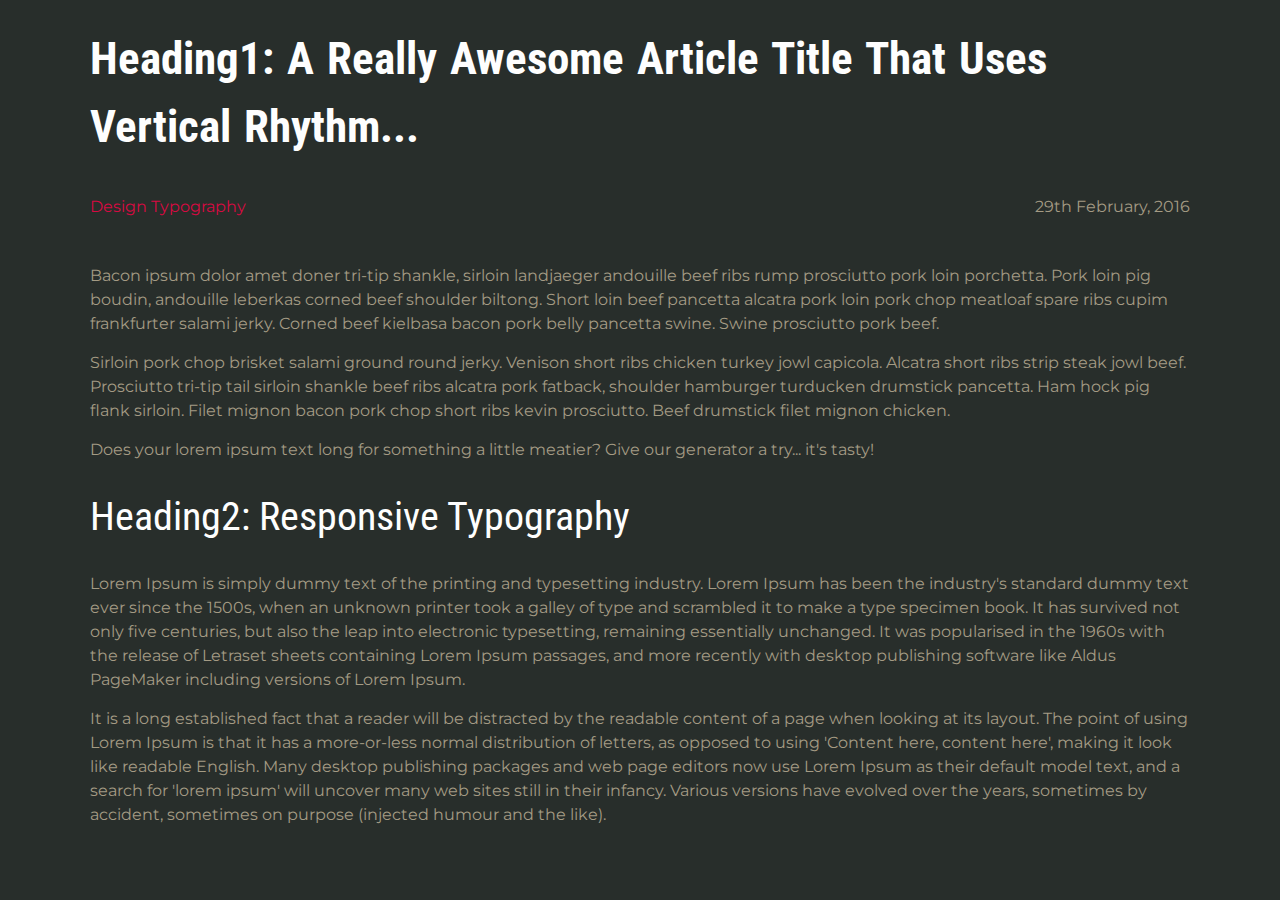
<file: block-BHaabs/index.html>
<!DOCTYPE html>
<html lang="en">
  <head>
    <meta charset="UTF-8" />
    <meta name="viewport" content="width=device-width, initial-scale=1.0" />
    <title>Blog layout with vertical rhythm - Assignment I</title>
    <link rel="stylesheet" href="./style.css" />
    <link rel="preconnect" href="https://fonts.gstatic.com" />
    <link
      href="https://fonts.googleapis.com/css2?family=Montserrat:wght@100;300;400;500;600;700;800;900&family=Roboto+Condensed:wght@300;400;700&display=swap"
      rel="stylesheet"
    />
  </head>
  <body>
    <main>
      <header>
        <div class="container">
          <h1>
            Heading1: A Really Awesome Article Title That Uses Vertical
            Rhythm...
          </h1>
        </div>
      </header>
      <section>
        <div class="container">
          <article>
            <div class="split-text">
              <p><span class="red-text"> Design Typography</span></p>
              <p>29th February, 2016</p>
            </div>
            <p>
              Bacon ipsum dolor amet doner tri-tip shankle, sirloin landjaeger
              andouille beef ribs rump prosciutto pork loin porchetta. Pork loin
              pig boudin, andouille leberkas corned beef shoulder biltong. Short
              loin beef pancetta alcatra pork loin pork chop meatloaf spare ribs
              cupim frankfurter salami jerky. Corned beef kielbasa bacon pork
              belly pancetta swine. Swine prosciutto pork beef.
            </p>
            <p>
              Sirloin pork chop brisket salami ground round jerky. Venison short
              ribs chicken turkey jowl capicola. Alcatra short ribs strip steak
              jowl beef. Prosciutto tri-tip tail sirloin shankle beef ribs
              alcatra pork fatback, shoulder hamburger turducken drumstick
              pancetta. Ham hock pig flank sirloin. Filet mignon bacon pork chop
              short ribs kevin prosciutto. Beef drumstick filet mignon chicken.
            </p>
            <p>
              Does your lorem ipsum text long for something a little meatier?
              Give our generator a try... it's tasty!
            </p>
          </article>
        </div>
      </section>
      <section>
        <div class="container">
          <article>
            <h2>Heading2: Responsive Typography</h2>
            <p>
              Lorem Ipsum is simply dummy text of the printing and typesetting
              industry. Lorem Ipsum has been the industry's standard dummy text
              ever since the 1500s, when an unknown printer took a galley of
              type and scrambled it to make a type specimen book. It has
              survived not only five centuries, but also the leap into
              electronic typesetting, remaining essentially unchanged. It was
              popularised in the 1960s with the release of Letraset sheets
              containing Lorem Ipsum passages, and more recently with desktop
              publishing software like Aldus PageMaker including versions of
              Lorem Ipsum.
            </p>
            <p>
              It is a long established fact that a reader will be distracted by
              the readable content of a page when looking at its layout. The
              point of using Lorem Ipsum is that it has a more-or-less normal
              distribution of letters, as opposed to using 'Content here,
              content here', making it look like readable English. Many desktop
              publishing packages and web page editors now use Lorem Ipsum as
              their default model text, and a search for 'lorem ipsum' will
              uncover many web sites still in their infancy. Various versions
              have evolved over the years, sometimes by accident, sometimes on
              purpose (injected humour and the like).
            </p>
          </article>
        </div>
      </section>
    </main>
  </body>
</html>
</file>
<file: block-BHaabs/style.css>
/* http://meyerweb.com/eric/tools/css/reset/ 
   v2.0 | 20110126
   License: none (public domain)
*/

html, body, div, span, applet, object, iframe,
h1, h2, h3, h4, h5, h6, p, blockquote, pre,
a, abbr, acronym, address, big, cite, code,
del, dfn, em, img, ins, kbd, q, s, samp,
small, strike, strong, sub, sup, tt, var,
b, u, i, center,
dl, dt, dd, ol, ul, li,
fieldset, form, label, legend,
table, caption, tbody, tfoot, thead, tr, th, td,
article, aside, canvas, details, embed, 
figure, figcaption, footer, header, hgroup, 
menu, nav, output, ruby, section, summary,
time, mark, audio, video {
	margin: 0;
	padding: 0;
	border: 0;
	font-size: 100%;
	font: inherit;
	vertical-align: baseline;
}
/* HTML5 display-role reset for older browsers */
article, aside, details, figcaption, figure, 
footer, header, hgroup, menu, nav, section {
	display: block;
}
body {
	line-height: 1;
}
ol, ul {
	list-style: none;
}
blockquote, q {
	quotes: none;
}
blockquote:before, blockquote:after,
q:before, q:after {
	content: '';
	content: none;
}
table {
	border-collapse: collapse;
	border-spacing: 0;
}

/* Custom CSS */
*, *::after, *::before {
  box-sizing: border-box;
}
.container {
  max-width: 1100px;
  margin: 0 auto;
}

body {
  font-size: 16px;
  line-height: 1.5;
  font-family: 'Montserrat', sans-serif;
  background-color: #282E2B;
  color: #A49B84;
}

h1, h2 {
  font-family: 'Roboto Condensed', sans-serif;
  color: #FEFEFE;
}

h1 {
  margin: 25px 0 35px 0;
  font-size: 45px;
  word-spacing: 3px;
  font-weight: 700;
}

h2 {
  margin: 25px 0;
  font-size: 40px;
}
.split-text {
  display: flex;
  justify-content: space-between;
  margin: 30px 0;
}

.red-text {
  color: #D70A42;
}

p {
  margin-bottom: 15px;
}
</file>
